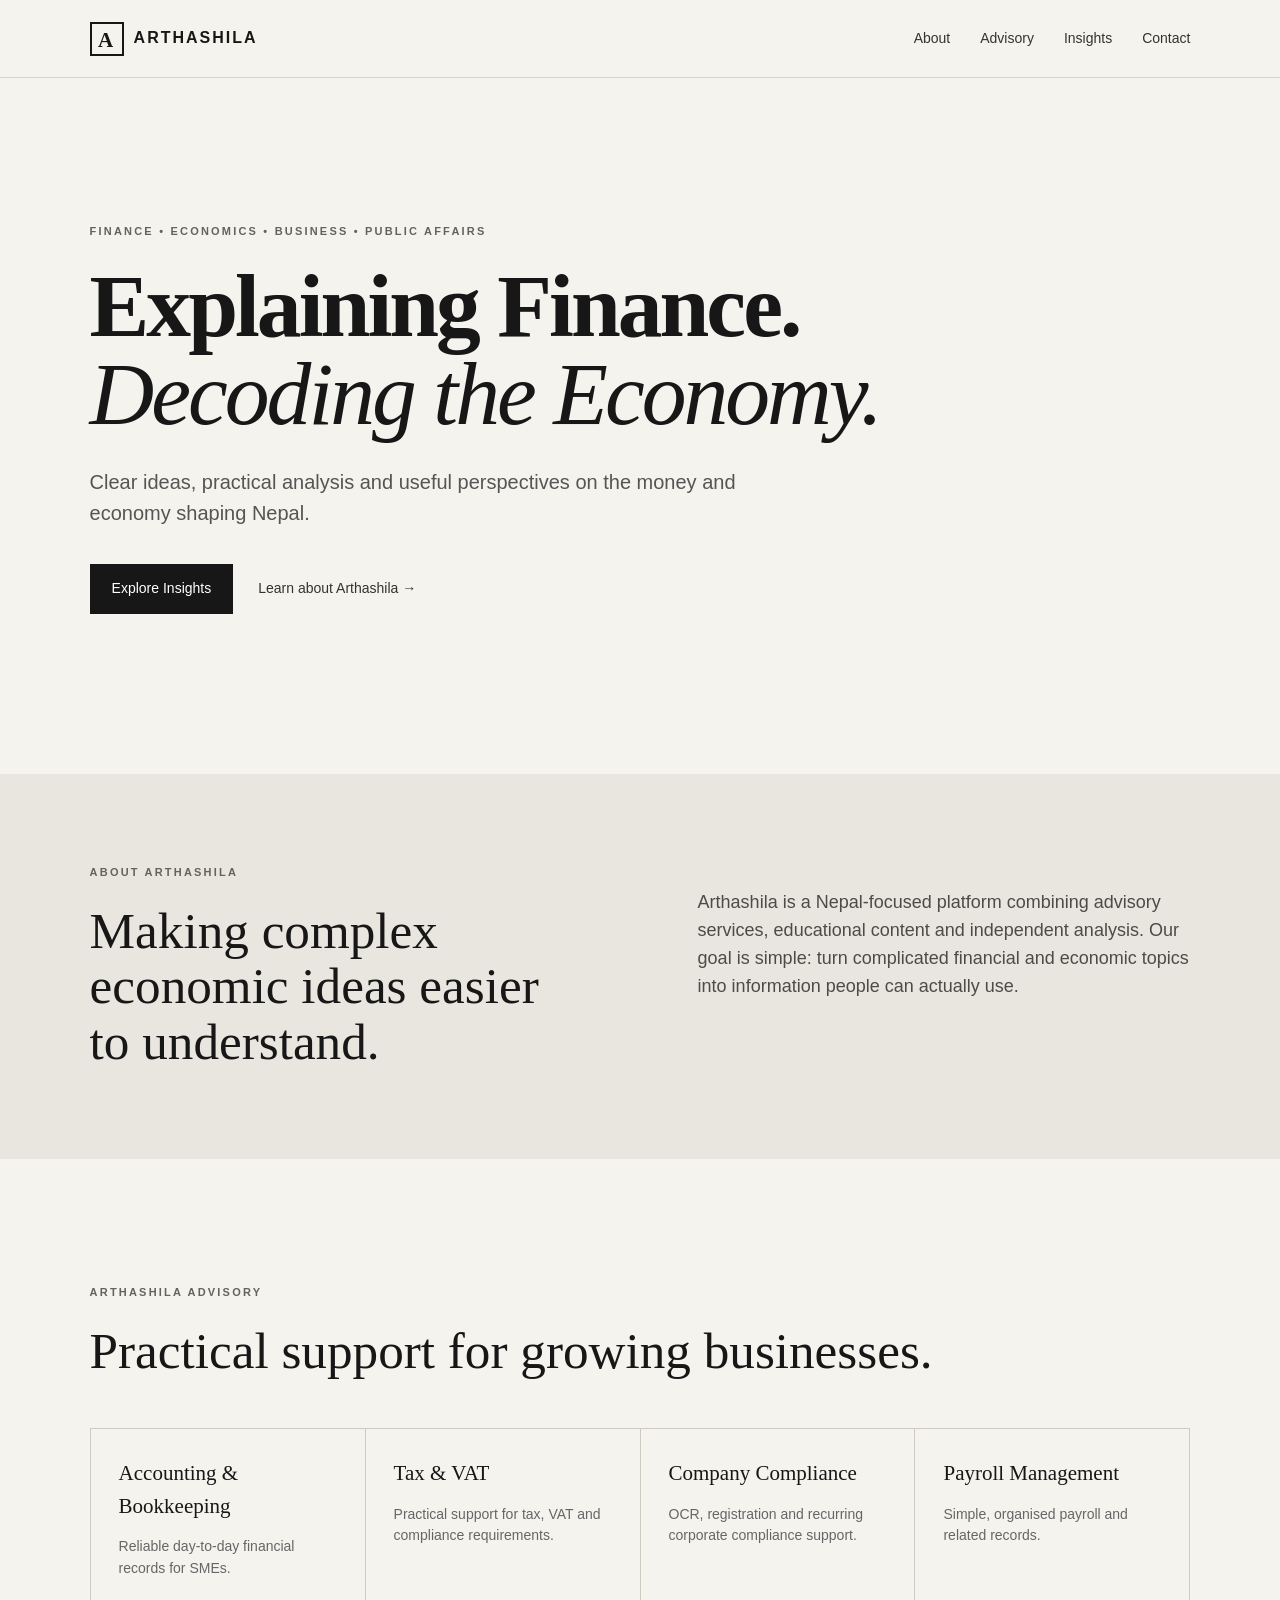
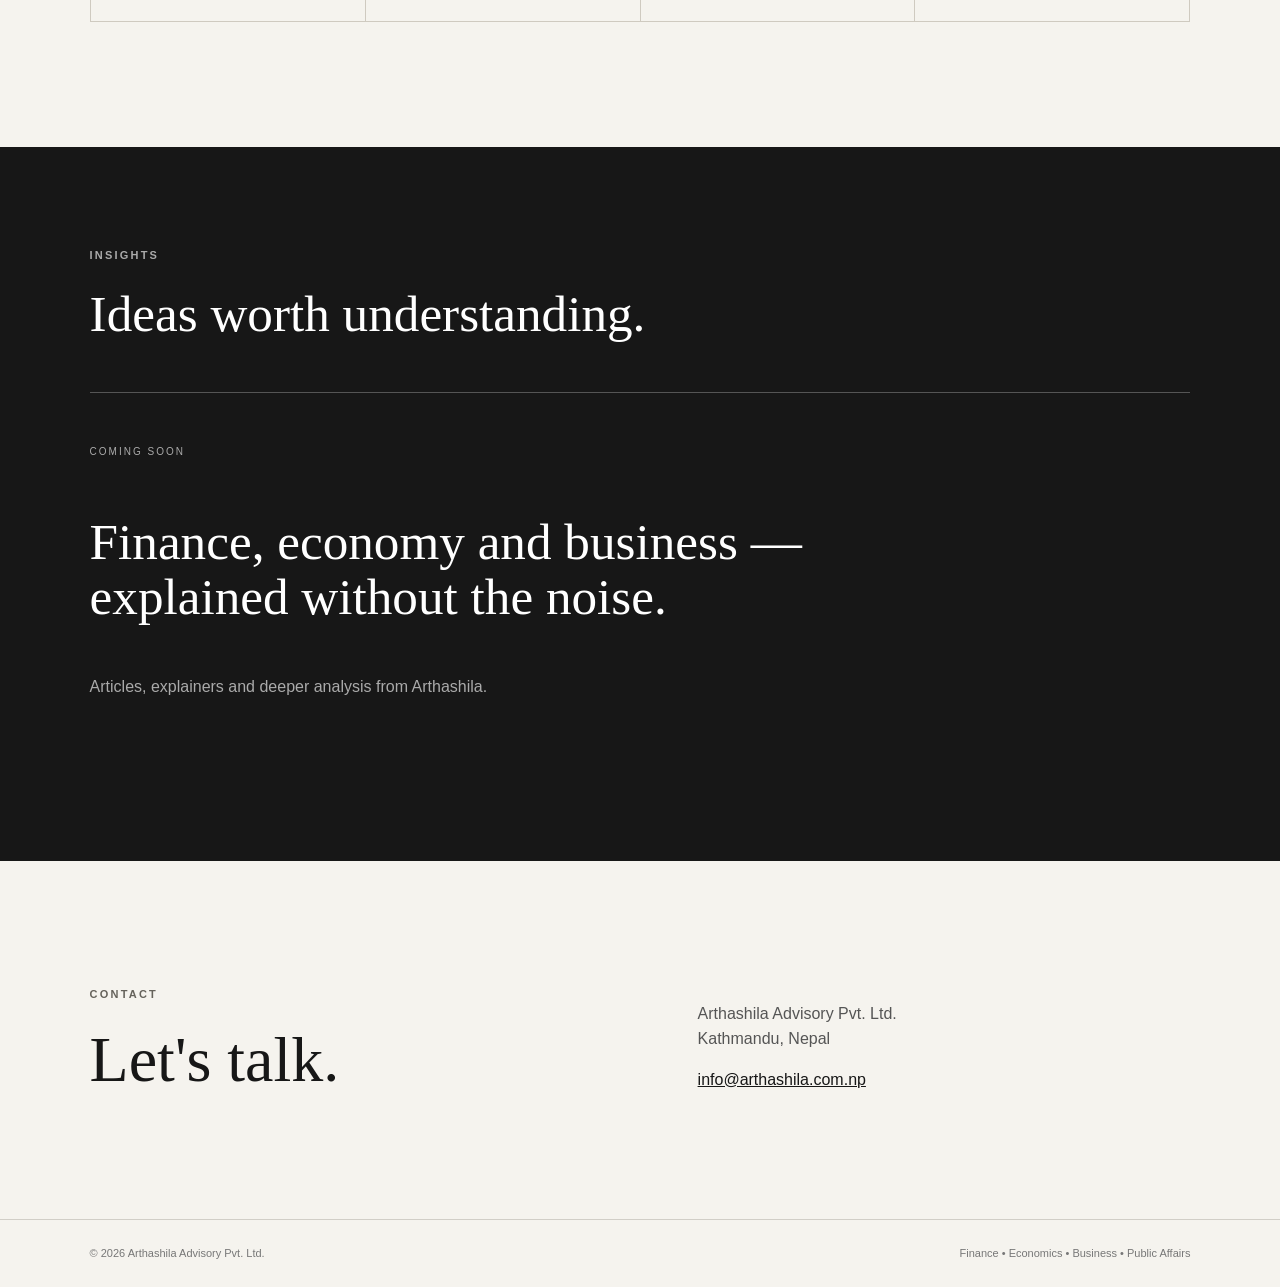
<file: index.html>
<!doctype html>
<html lang="en">
<head>
<meta charset="utf-8">
<meta name="viewport" content="width=device-width,initial-scale=1">
<title>Arthashila | Finance • Economics • Business</title>
<meta name="description" content="Arthashila explains finance, economics, business and public affairs in clear, practical language.">
<link rel="stylesheet" href="style.css">
</head>

<body>

<header class="nav">
  <a class="brand" href="index.html">
    <span class="mark">A</span>
    <span>ARTHASHILA</span>
  </a>

  <nav>
    <a href="#about">About</a>
    <a href="#services">Advisory</a>
    <a href="#insights">Insights</a>
    <a href="#contact">Contact</a>
  </nav>
</header>

<br>

<main>

<section class="hero">
  <div class="eyebrow">FINANCE • ECONOMICS • BUSINESS • PUBLIC AFFAIRS</div>

  <h1>Explaining Finance.<br><em>Decoding the Economy.</em></h1>

  <p>Clear ideas, practical analysis and useful perspectives on the money and economy shaping Nepal.</p>

  <div class="actions">
    <a class="button" href="#insights">Explore Insights</a>
    <a class="textlink" href="#about">Learn about Arthashila →</a>
  </div>
</section>

<br>

<section id="about" class="split">
  <div>
    <div class="eyebrow">ABOUT ARTHASHILA</div>
    <h2>Making complex economic ideas easier to understand.</h2>
  </div>

  <p>Arthashila is a Nepal-focused platform combining advisory services, educational content and independent analysis. Our goal is simple: turn complicated financial and economic topics into information people can actually use.</p>
</section>

<br>

<section id="services" class="section">
  <div class="eyebrow">ARTHASHILA ADVISORY</div>
  <h2>Practical support for growing businesses.</h2>

  <div class="cards">
    <article>
      <b>Accounting & Bookkeeping</b>
      <p>Reliable day-to-day financial records for SMEs.</p>
    </article>

    <article>
      <b>Tax & VAT</b>
      <p>Practical support for tax, VAT and compliance requirements.</p>
    </article>

    <article>
      <b>Company Compliance</b>
      <p>OCR, registration and recurring corporate compliance support.</p>
    </article>

    <article>
      <b>Payroll Management</b>
      <p>Simple, organised payroll and related records.</p>
    </article>
  </div>
</section>

<br>

<section id="insights" class="section insights">
  <div class="eyebrow">INSIGHTS</div>
  <h2>Ideas worth understanding.</h2>

  <div class="feature">
    <span>COMING SOON</span>
    <h3>Finance, economy and business — explained without the noise.</h3>
    <p>Articles, explainers and deeper analysis from Arthashila.</p>
  </div>
</section>

<br>

<section id="contact" class="contact">
  <div>
    <div class="eyebrow">CONTACT</div>
    <h2>Let's talk.</h2>
  </div>

  <div>
    <p>Arthashila Advisory Pvt. Ltd.<br>Kathmandu, Nepal</p>
    <a href="mailto:info@arthashila.com.np">info@arthashila.com.np</a>
  </div>
</section>

</main>

<br>

<footer>
  <span>© 2026 Arthashila Advisory Pvt. Ltd.</span>
  <span>Finance • Economics • Business • Public Affairs</span>
</footer>

</body>
</html>
</file>
<file: style.css>
*{box-sizing:border-box}html{scroll-behavior:smooth}body{margin:0;background:#f5f3ee;color:#171717;font-family:Arial,Helvetica,sans-serif;line-height:1.55}.nav{height:78px;padding:0 7vw;display:flex;align-items:center;justify-content:space-between;border-bottom:1px solid #d8d5cd;background:#f5f3ee;position:sticky;top:0;z-index:5}.brand{display:flex;align-items:center;gap:10px;color:#171717;text-decoration:none;font-weight:800;letter-spacing:2px}.mark{display:grid;place-items:center;width:34px;height:34px;border:2px solid #171717;font-family:Georgia,serif;font-size:21px}.nav nav{display:flex;gap:30px}.nav nav a,.textlink{color:#333;text-decoration:none;font-size:14px}.hero{padding:120px 7vw 135px;max-width:1050px}.eyebrow{font-size:11px;letter-spacing:2.2px;font-weight:700;margin-bottom:22px;color:#65625b}.hero h1{font-family:Georgia,serif;font-size:clamp(48px,7vw,92px);line-height:.98;letter-spacing:-3px;margin:0 0 30px}.hero h1 em{font-weight:400}.hero p{font-size:20px;max-width:650px;color:#555;margin-bottom:35px}.actions{display:flex;align-items:center;gap:25px}.button{background:#171717;color:white;padding:14px 22px;text-decoration:none;font-size:14px}.split{padding:90px 7vw;display:grid;grid-template-columns:1fr 1fr;gap:9vw;background:#e9e6df}.split h2,.section h2,.contact h2{font-family:Georgia,serif;font-weight:400;font-size:clamp(34px,4vw,56px);line-height:1.08;margin:0}.split p{font-size:18px;color:#4d4b47;margin:25px 0}.section{padding:100px 7vw}.cards{display:grid;grid-template-columns:repeat(4,1fr);gap:1px;background:#cfcac0;margin-top:50px;border:1px solid #cfcac0}.cards article{background:#f5f3ee;padding:28px;min-height:190px}.cards b{font-family:Georgia,serif;font-size:21px;font-weight:400}.cards p{color:#666;font-size:14px}.insights{background:#171717;color:white}.insights .eyebrow{color:#aaa}.feature{border-top:1px solid #555;margin-top:50px;padding:45px 0}.feature span{font-size:10px;letter-spacing:2px;color:#aaa}.feature h3{font-family:Georgia,serif;font-size:clamp(30px,4vw,54px);font-weight:400;max-width:800px;line-height:1.08}.feature p{color:#aaa}.contact{padding:100px 7vw;display:grid;grid-template-columns:1fr 1fr;gap:9vw}.contact p{color:#555}.contact a{color:#171717}.contact h2{font-size:64px}footer{padding:25px 7vw;border-top:1px solid #d1cec7;display:flex;justify-content:space-between;font-size:11px;color:#777}@media(max-width:750px){.nav{padding:0 5vw}.nav nav{display:none}.hero,.section,.contact,.split{padding-left:5vw;padding-right:5vw}.hero{padding-top:85px;padding-bottom:90px}.hero h1{letter-spacing:-2px}.split,.contact{grid-template-columns:1fr;gap:30px}.cards{grid-template-columns:1fr 1fr}.cards article{min-height:150px}footer{padding:20px 5vw;display:block}footer span{display:block;margin:5px 0}}@media(max-width:480px){.cards{grid-template-columns:1fr}.actions{align-items:flex-start;flex-direction:column;gap:18px}}
</file>
